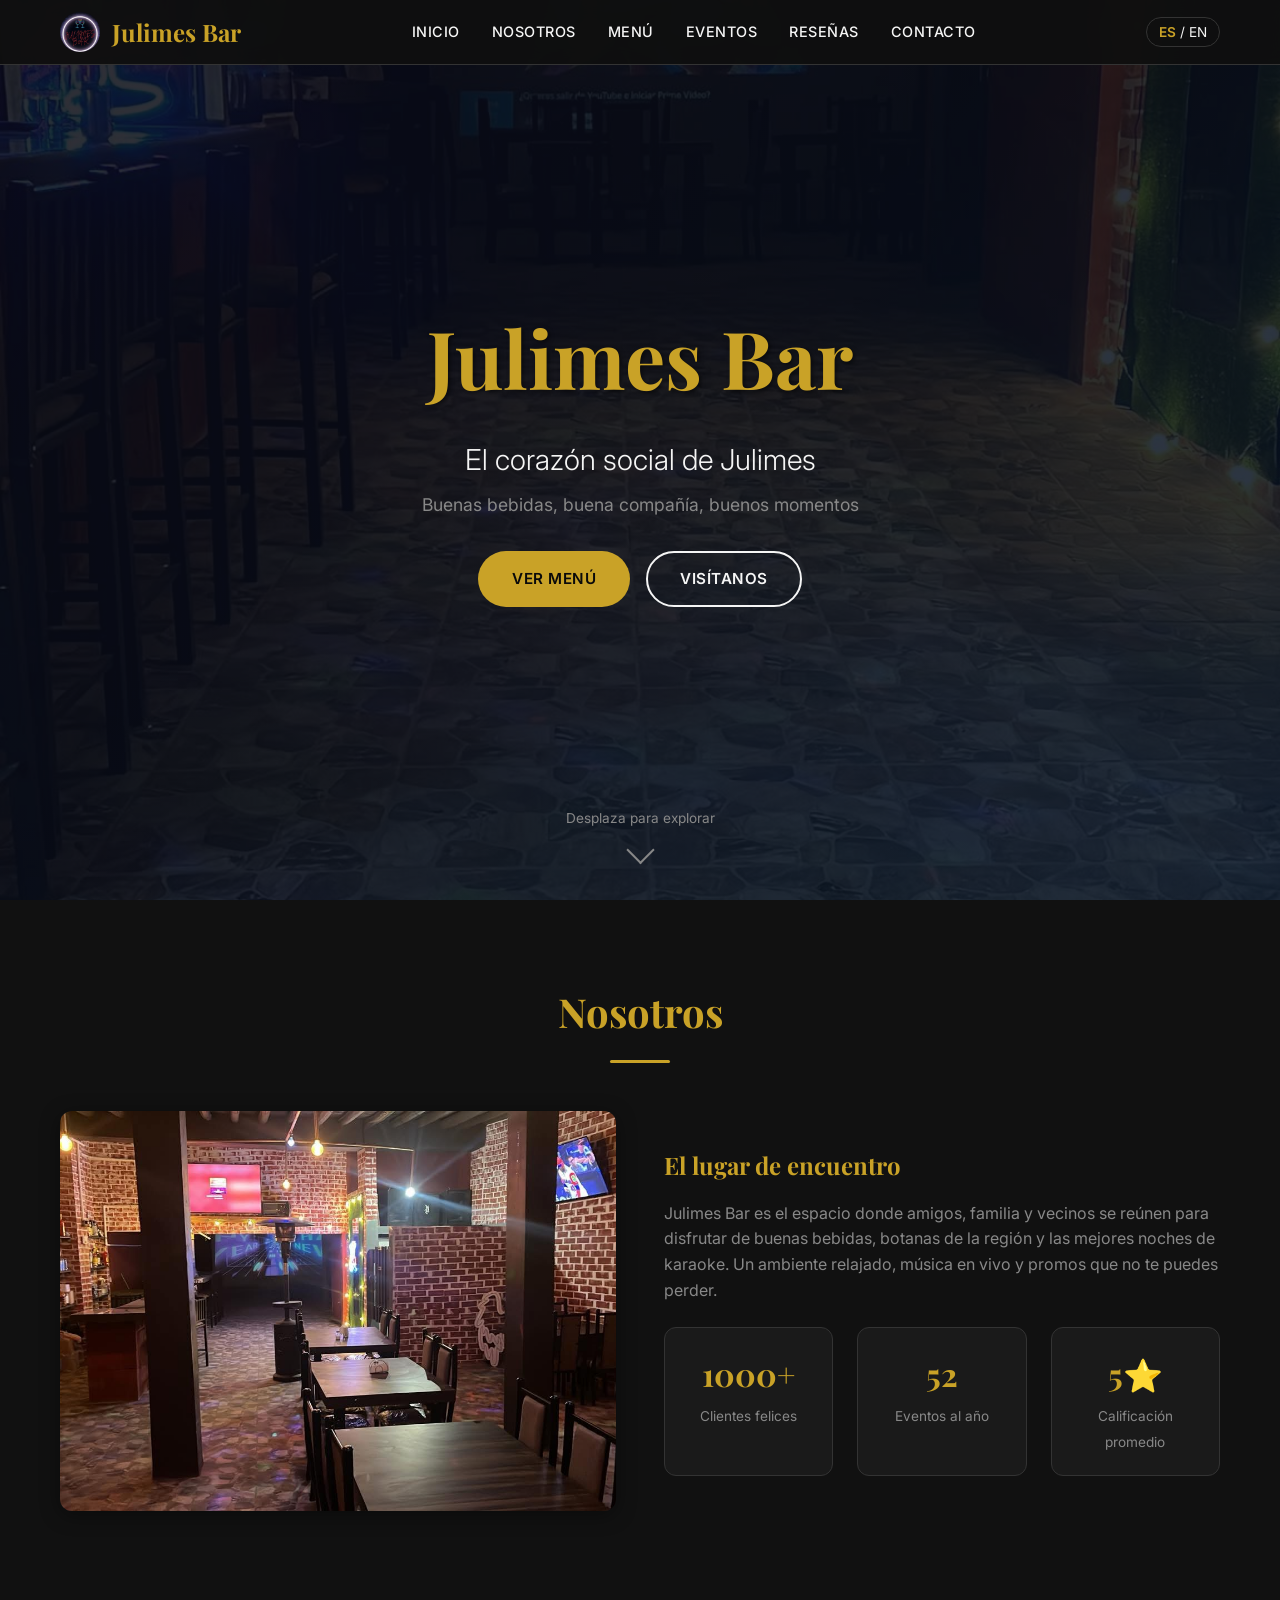
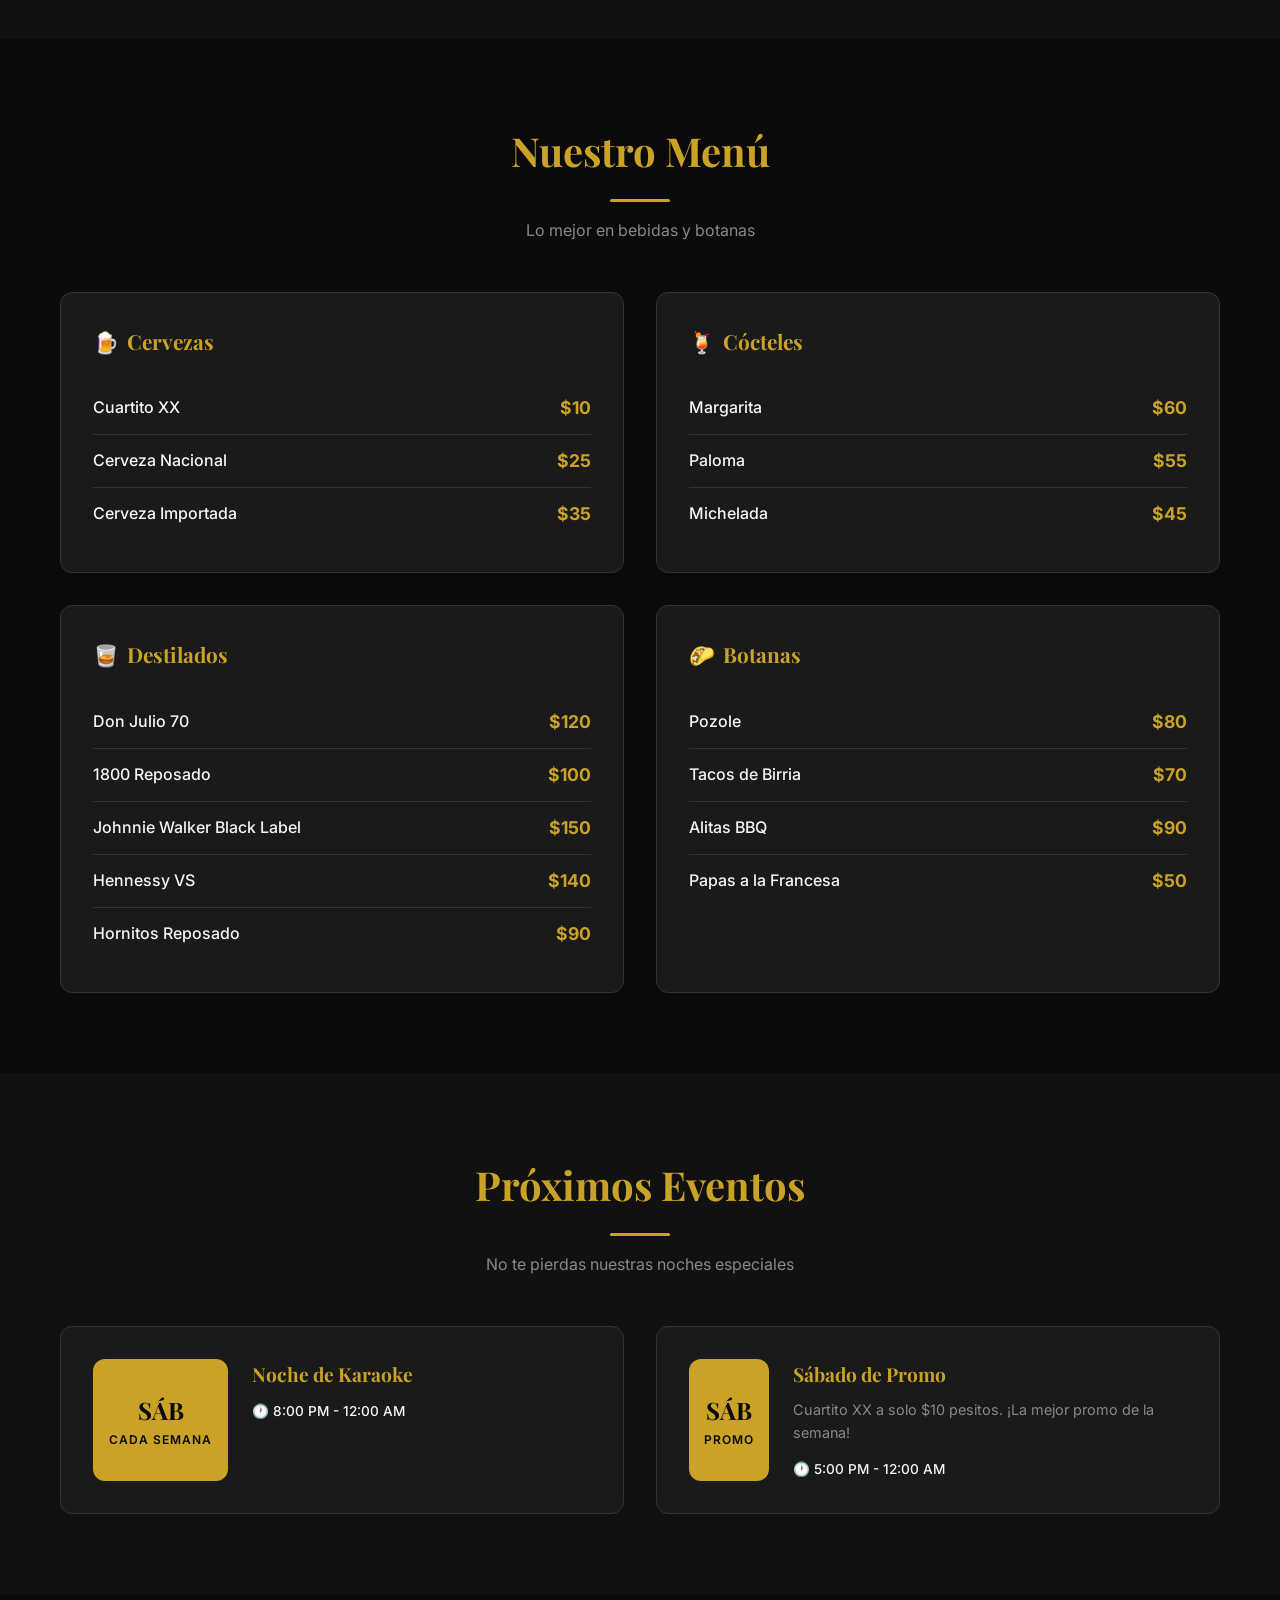
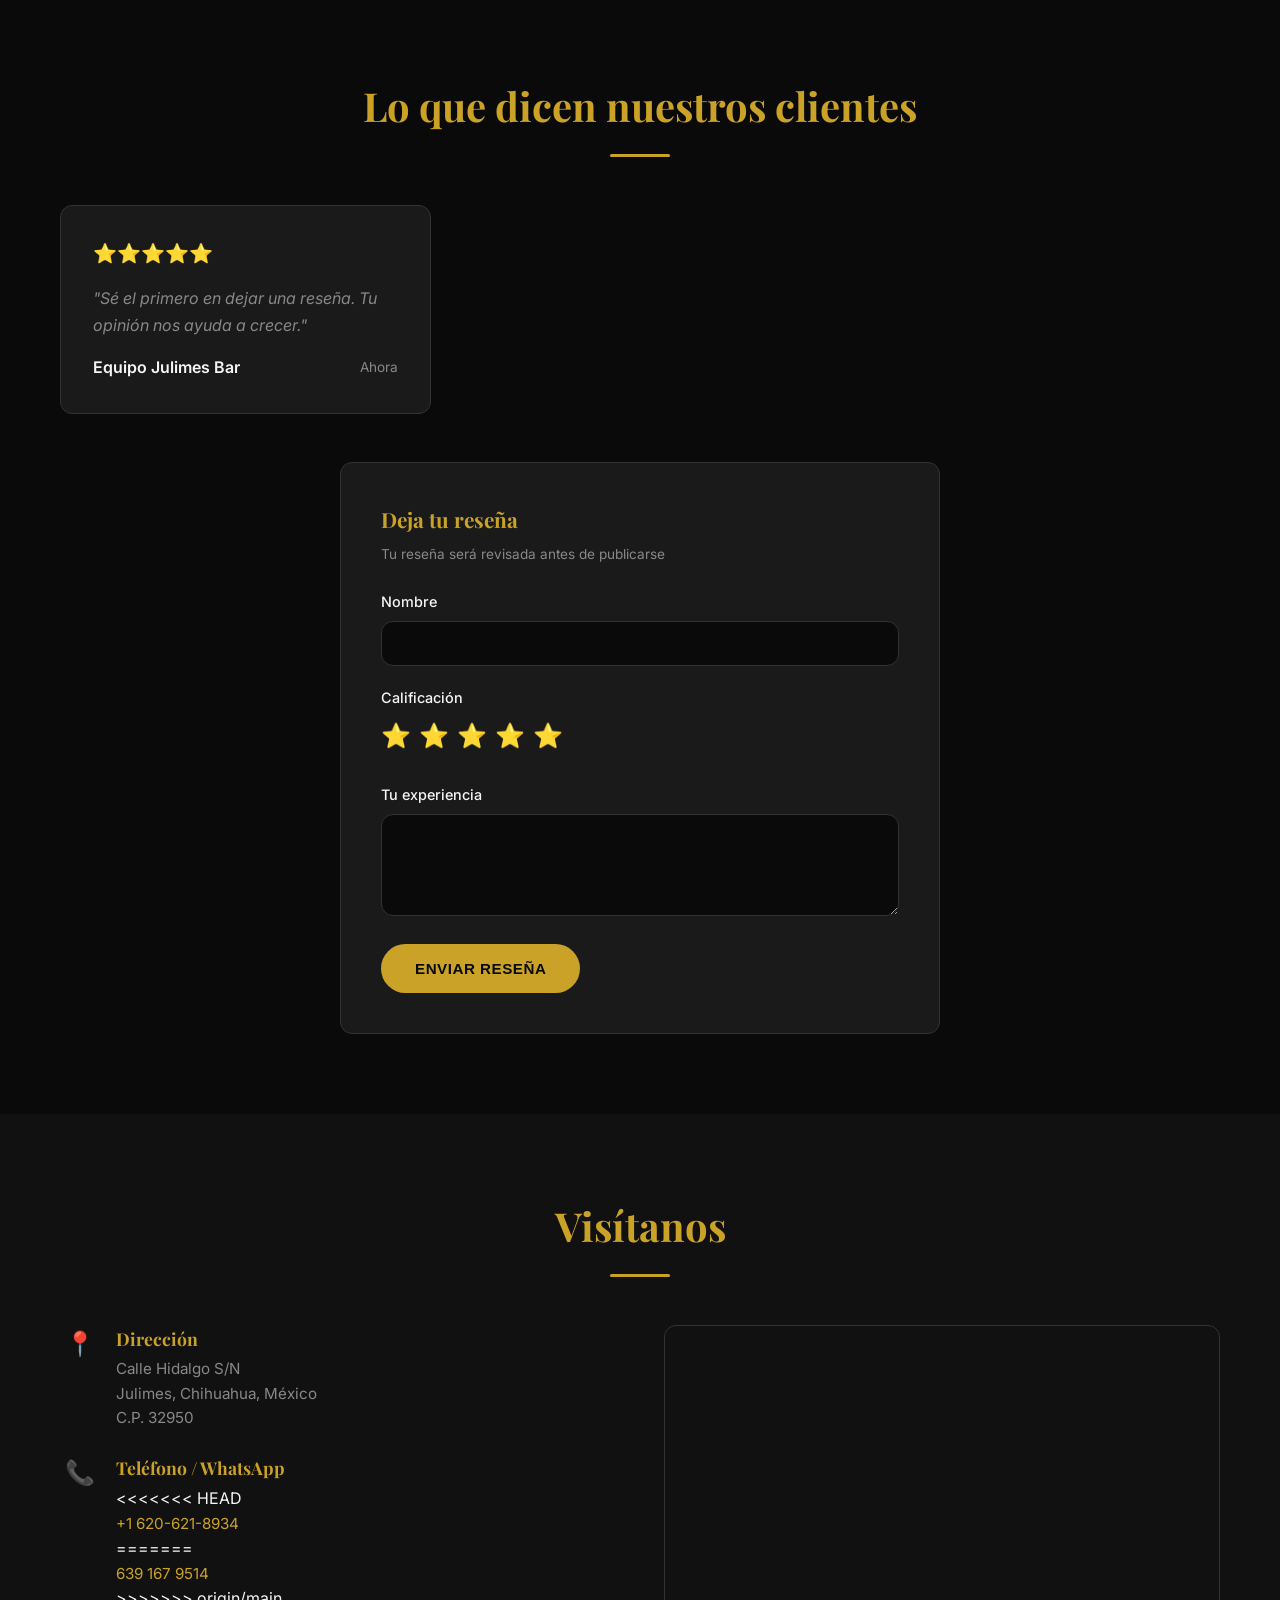
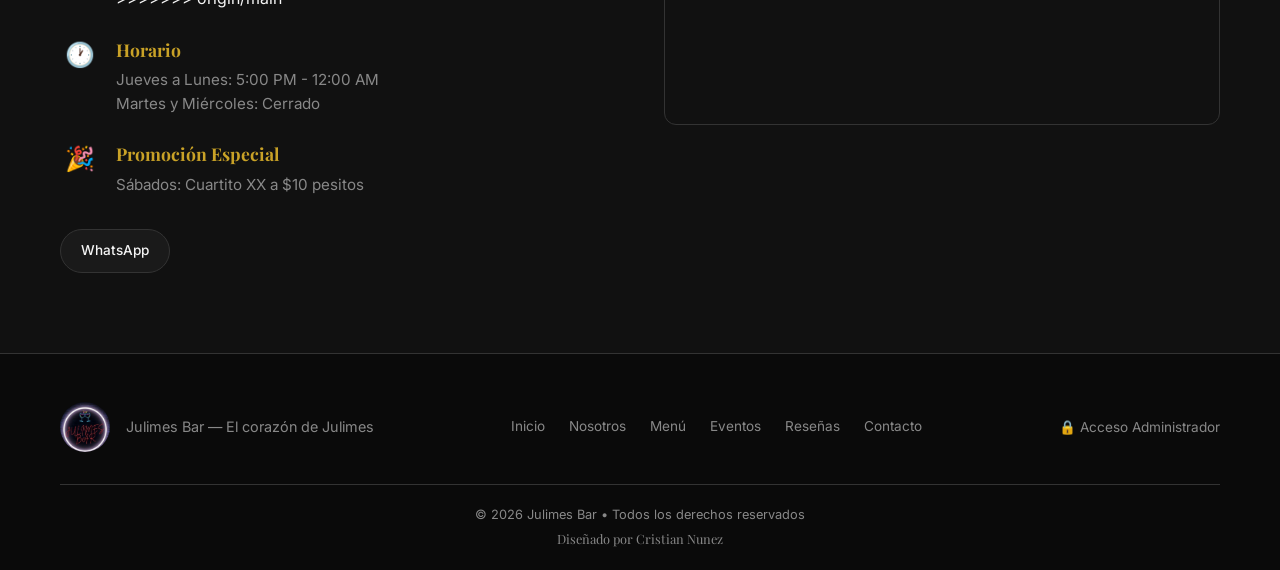
<file: index.html>
<!DOCTYPE html>
<html lang="es">
<head>
    <meta charset="UTF-8">
    <meta name="viewport" content="width=device-width, initial-scale=1.0">
    <meta name="description" content="Julimes Bar - El corazón social de Julimes, Chihuahua. Cervezas frías, cócteles, botanas y las mejores noches de karaoke. Abierto jueves a lunes.">
    <meta name="keywords" content="Julimes Bar, bar Julimes Chihuahua, cerveza Julimes, karaoke Chihuahua, botanas Julimes, bar cerca de mí">
    <meta name="robots" content="index, follow">
    
    <!-- Open Graph / Facebook -->
    <meta property="og:type" content="website">
    <meta property="og:url" content="https://deviousdevv303.github.io/julimes-bar/">
    <meta property="og:title" content="Julimes Bar - El corazón social de Julimes, Chihuahua">
    <meta property="og:description" content="Cervezas frías, cócteles, botanas y las mejores noches de karaoke en Julimes, Chihuahua. ¡Visítanos!">
    <meta property="og:image" content="https://deviousdevv303.github.io/julimes-bar/assets/logo.jpg">
    <meta property="og:locale" content="es_MX">
    
    <!-- Twitter -->
    <meta property="twitter:card" content="summary_large_image">
    <meta property="twitter:url" content="https://deviousdevv303.github.io/julimes-bar/">
    <meta property="twitter:title" content="Julimes Bar - El corazón social de Julimes, Chihuahua">
    <meta property="twitter:description" content="Cervezas frías, cócteles, botanas y las mejores noches de karaoke en Julimes, Chihuahua. ¡Visítanos!">
    <meta property="twitter:image" content="https://deviousdevv303.github.io/julimes-bar/assets/logo.jpg">
    
    <!-- Canonical URL -->
    <link rel="canonical" href="https://deviousdevv303.github.io/julimes-bar/">
    
    <title>Julimes Bar - El Corazón de Julimes, Chihuahua</title>
    <link rel="stylesheet" href="styles.css">
    <link href="https://fonts.googleapis.com/css2?family=Playfair+Display:wght@400;700&family=Inter:wght@300;400;600&display=swap" rel="stylesheet">
</head>
<body>
    <!-- Navigation -->
    <nav class="navbar">
        <div class="container">
            <div class="logo">
                <img src="assets/logo.jpg" alt="Julimes Bar Logo" id="logo-img">
                <span class="logo-text">Julimes Bar</span>
            </div>
            <ul class="nav-links">
                <li><a href="#inicio" data-es="Inicio" data-en="Home">Inicio</a></li>
                <li><a href="#nosotros" data-es="Nosotros" data-en="About">Nosotros</a></li>
                <li><a href="#menu" data-es="Menú" data-en="Menu">Menú</a></li>
                <li><a href="#eventos" data-es="Eventos" data-en="Events">Eventos</a></li>
                <li><a href="#resenas" data-es="Reseñas" data-en="Reviews">Reseñas</a></li>
                <li><a href="#contacto" data-es="Contacto" data-en="Contact">Contacto</a></li>
            </ul>
            <div class="language-toggle">
                <button id="lang-toggle" class="lang-btn" onclick="toggleLanguage()">
                    <span id="current-lang">ES</span> / <span>EN</span>
                </button>
            </div>
            <button class="hamburger" id="hamburger-btn" aria-label="Abrir menú" aria-expanded="false" aria-controls="nav-links">
                <span></span>
                <span></span>
                <span></span>
            </button>
        </div>
    </nav>

    <!-- Hero Section -->
    <section id="inicio" class="hero">
        <div class="hero-overlay"></div>
        <div class="hero-content">
            <h1>Julimes Bar</h1>
            <p class="tagline" data-es="El corazón social de Julimes" data-en="The social heart of Julimes">El corazón social de Julimes</p>
            <p class="subtitle" data-es="Buenas bebidas, buena compañía, buenos momentos" data-en="Good drinks, good company, good times">Buenas bebidas, buena compañía, buenos momentos</p>
            <div class="cta-buttons">
                <a href="#menu" class="btn btn-primary" data-es="Ver Menú" data-en="View Menu">Ver Menú</a>
                <a href="#contacto" class="btn btn-secondary" data-es="Visítanos" data-en="Visit Us">Visítanos</a>
            </div>
        </div>
        <div class="scroll-indicator">
            <span data-es="Desplaza para explorar" data-en="Scroll to explore">Desplaza para explorar</span>
            <div class="arrow"></div>
        </div>
    </section>

    <!-- About Section -->
    <section id="nosotros" class="about">
        <div class="container">
            <div class="section-header">
                <h2 data-es="Nosotros" data-en="About Us">Nosotros</h2>
                <div class="divider"></div>
            </div>
            <div class="about-grid">
                <div class="about-image">
                    <img src="assets/interior.jpg" alt="Interior de Julimes Bar" id="about-img">
                </div>
                <div class="about-content">
                    <h3 data-es="El lugar de encuentro" data-en="The meeting place">El lugar de encuentro</h3>
                    <p data-es="Julimes Bar es el espacio donde amigos, familia y vecinos se reúnen para disfrutar de buenas bebidas, botanas de la región y las mejores noches de karaoke. Un ambiente relajado, música en vivo y promos que no te puedes perder." data-en="Julimes Bar is the space where friends, family, and neighbors gather to enjoy good drinks, regional snacks, and the best karaoke nights. A relaxed atmosphere, live music, and deals you can't miss.">Julimes Bar es el espacio donde amigos, familia y vecinos se reúnen para disfrutar de buenas bebidas, botanas de la región y las mejores noches de karaoke. Un ambiente relajado, música en vivo y promos que no te puedes perder.</p>
                    <div class="about-stats">
                        <div class="stat">
                            <span class="stat-number">1000+</span>
                            <span class="stat-label" data-es="Clientes felices" data-en="Happy customers">Clientes felices</span>
                        </div>
                        <div class="stat">
                            <span class="stat-number">52</span>
                            <span class="stat-label" data-es="Eventos al año" data-en="Events per year">Eventos al año</span>
                        </div>
                        <div class="stat">
                            <span class="stat-number">5⭐</span>
                            <span class="stat-label" data-es="Calificación promedio" data-en="Average rating">Calificación promedio</span>
                        </div>
                    </div>
                </div>
            </div>
        </div>
    </section>

    <!-- Menu Section -->
    <section id="menu" class="menu">
        <div class="container">
            <div class="section-header">
                <h2 data-es="Nuestro Menú" data-en="Our Menu">Nuestro Menú</h2>
                <div class="divider"></div>
                <p class="section-subtitle" data-es="Lo mejor en bebidas y botanas" data-en="The best in drinks and snacks">Lo mejor en bebidas y botanas</p>
            </div>
            <div class="menu-categories" id="menu-categories">
                <div class="menu-category">
                    <h3>🍺 <span data-es="Cervezas" data-en="Beers">Cervezas</span></h3>
                    <ul class="menu-list">
                        <li class="menu-item">
                            <span class="item-name">Cuartito XX</span>
                            <span class="item-price">$10</span>
                        </li>
                        <li class="menu-item">
                            <span class="item-name" data-es="Cerveza Nacional" data-en="Domestic Beer">Cerveza Nacional</span>
                            <span class="item-price">$25</span>
                        </li>
                        <li class="menu-item">
                            <span class="item-name" data-es="Cerveza Importada" data-en="Imported Beer">Cerveza Importada</span>
                            <span class="item-price">$35</span>
                        </li>
                    </ul>
                </div>
                <div class="menu-category">
                    <h3>🍹 <span data-es="Cócteles" data-en="Cocktails">Cócteles</span></h3>
                    <ul class="menu-list">
                        <li class="menu-item">
                            <span class="item-name">Margarita</span>
                            <span class="item-price">$60</span>
                        </li>
                        <li class="menu-item">
                            <span class="item-name">Paloma</span>
                            <span class="item-price">$55</span>
                        </li>
                        <li class="menu-item">
                            <span class="item-name">Michelada</span>
                            <span class="item-price">$45</span>
                        </li>
                    </ul>
                </div>
                <div class="menu-category">
                    <h3>🥃 <span data-es="Destilados" data-en="Spirits">Destilados</span></h3>
                    <ul class="menu-list">
                        <li class="menu-item">
                            <span class="item-name">Don Julio 70</span>
                            <span class="item-price">$120</span>
                        </li>
                        <li class="menu-item">
                            <span class="item-name">1800 Reposado</span>
                            <span class="item-price">$100</span>
                        </li>
                        <li class="menu-item">
                            <span class="item-name">Johnnie Walker Black Label</span>
                            <span class="item-price">$150</span>
                        </li>
                        <li class="menu-item">
                            <span class="item-name">Hennessy VS</span>
                            <span class="item-price">$140</span>
                        </li>
                        <li class="menu-item">
                            <span class="item-name">Hornitos Reposado</span>
                            <span class="item-price">$90</span>
                        </li>
                    </ul>
                </div>
                <div class="menu-category">
                    <h3>🌮 <span data-es="Botanas" data-en="Snacks">Botanas</span></h3>
                    <ul class="menu-list">
                        <li class="menu-item">
                            <span class="item-name">Pozole</span>
                            <span class="item-price">$80</span>
                        </li>
                        <li class="menu-item">
                            <span class="item-name" data-es="Tacos de Birria" data-en="Birria Tacos">Tacos de Birria</span>
                            <span class="item-price">$70</span>
                        </li>
                        <li class="menu-item">
                            <span class="item-name" data-es="Alitas BBQ" data-en="BBQ Wings">Alitas BBQ</span>
                            <span class="item-price">$90</span>
                        </li>
                        <li class="menu-item">
                            <span class="item-name" data-es="Papas a la Francesa" data-en="French Fries">Papas a la Francesa</span>
                            <span class="item-price">$50</span>
                        </li>
                    </ul>
                </div>
            </div>
        </div>
    </section>

    <!-- Events Section -->
    <section id="eventos" class="events">
        <div class="container">
            <div class="section-header">
                <h2 data-es="Próximos Eventos" data-en="Upcoming Events">Próximos Eventos</h2>
                <div class="divider"></div>
                <p class="section-subtitle" data-es="No te pierdas nuestras noches especiales" data-en="Don't miss our special nights">No te pierdas nuestras noches especiales</p>
            </div>
            <div class="events-grid" id="events-grid">
                <div class="event-card">
                    <div class="event-date">
                        <span class="day">SÁB</span>
                        <span class="month" data-es="CADA SEMANA" data-en="EVERY WEEK">CADA SEMANA</span>
                    </div>
                    <div class="event-info">
                        <h3 data-es="Noche de Karaoke" data-en="Karaoke Night">Noche de Karaoke</h3>
                        <p data-es="Ven a cantar tus canciones favoritas con amigos y familia. La mejor música y ambiente." data-en="Come sing your favorite songs with friends and family. The best music and atmosphere.">Ven a cantar tus canciones favoritas con amigos y familia. La mejor música y ambiente.</p>
                        <span class="event-time">🕐 8:00 PM - 12:00 AM</span>
                    </div>
                </div>
                <div class="event-card">
                    <div class="event-date">
                        <span class="day">SÁB</span>
                        <span class="month">PROMO</span>
                    </div>
                    <div class="event-info">
                        <h3 data-es="Sábado de Promo" data-en="Saturday Promo">Sábado de Promo</h3>
                        <p data-es="Cuartito XX a solo $10 pesitos. ¡La mejor promo de la semana!" data-en="Cuartito XX for just $10 pesos. The best deal of the week!">Cuartito XX a solo $10 pesitos. ¡La mejor promo de la semana!</p>
                        <span class="event-time">🕐 5:00 PM - 12:00 AM</span>
                    </div>
                </div>
            </div>
        </div>
    </section>

    <!-- Reviews Section -->
    <section id="resenas" class="reviews">
        <div class="container">
            <div class="section-header">
                <h2 data-es="Lo que dicen nuestros clientes" data-en="What our customers say">Lo que dicen nuestros clientes</h2>
                <div class="divider"></div>
            </div>
            <div class="reviews-grid" id="approved-reviews">
                <div class="review-card">
                    <div class="review-stars">⭐⭐⭐⭐⭐</div>
                    <p class="review-text">"Excelente ambiente y muy buen servicio. Las cervezas bien frías. Volveré pronto."</p>
                    <div class="review-author">
                        <span>María González</span>
                        <span class="review-date">15/05/2024</span>
                    </div>
                </div>
            </div>
            <div class="review-form">
                <h3 data-es="Deja tu reseña" data-en="Leave a review">Deja tu reseña</h3>
                <p class="form-note" data-es="Tu reseña será revisada antes de publicarse" data-en="Your review will be checked before publishing">Tu reseña será revisada antes de publicarse</p>
                <form id="review-form">
                    <div class="form-group">
                        <label for="reviewer-name" data-es="Nombre" data-en="Name">Nombre</label>
                        <input type="text" id="reviewer-name" required>
                    </div>
                    <div class="form-group">
                        <label for="reviewer-rating" data-es="Calificación" data-en="Rating">Calificación</label>
                        <div class="star-rating">
                            <input type="radio" name="rating" value="5" id="star5"><label for="star5">⭐</label>
                            <input type="radio" name="rating" value="4" id="star4"><label for="star4">⭐</label>
                            <input type="radio" name="rating" value="3" id="star3"><label for="star3">⭐</label>
                            <input type="radio" name="rating" value="2" id="star2"><label for="star2">⭐</label>
                            <input type="radio" name="rating" value="1" id="star1"><label for="star1">⭐</label>
                        </div>
                    </div>
                    <div class="form-group">
                        <label for="review-text" data-es="Tu experiencia" data-en="Your experience">Tu experiencia</label>
                        <textarea id="review-text" rows="4" required></textarea>
                    </div>
                    <button type="submit" class="btn btn-primary" data-es="Enviar Reseña" data-en="Submit Review">Enviar Reseña</button>
                </form>
            </div>
        </div>
    </section>

    <!-- Contact Section -->
    <section id="contacto" class="contact">
        <div class="container">
            <div class="section-header">
                <h2 data-es="Visítanos" data-en="Visit Us">Visítanos</h2>
                <div class="divider"></div>
            </div>
            <div class="contact-grid">
                <div class="contact-info">
                    <div class="contact-item">
                        <span class="contact-icon">📍</span>
                        <div>
                            <h4 data-es="Dirección" data-en="Address">Dirección</h4>
                            <p>Calle Hidalgo S/N<br>Julimes, Chihuahua, México<br>C.P. 32950</p>
                        </div>
                    </div>
                    <div class="contact-item">
                        <span class="contact-icon">📞</span>
                        <div>
                            <h4 data-es="Teléfono / WhatsApp" data-en="Phone / WhatsApp">Teléfono / WhatsApp</h4>
<<<<<<< HEAD
                            <p><a href="tel:+16206218934">+1 620-621-8934</a></p>
=======
                            <p><a href="tel:+526391679514" id="contact-phone-link"><span id="contact-phone-text">639 167 9514</span></a></p>
>>>>>>> origin/main
                        </div>
                    </div>
                    <div class="contact-item">
                        <span class="contact-icon">🕐</span>
                        <div>
                            <h4 data-es="Horario" data-en="Hours">Horario</h4>
                            <p id="contact-hours" data-es="Jueves a Lunes: 5:00 PM - 12:00 AM<br>Martes y Miércoles: Cerrado" data-en="Thursday to Monday: 5:00 PM - 12:00 AM<br>Tuesday & Wednesday: Closed">Jueves a Lunes: 5:00 PM - 12:00 AM<br>Martes y Miércoles: Cerrado</p>
                        </div>
                    </div>
                    <div class="contact-item">
                        <span class="contact-icon">🎉</span>
                        <div>
                            <h4 data-es="Promoción Especial" data-en="Special Promotion">Promoción Especial</h4>
                            <p data-es="Sábados: Cuartito XX a $10 pesitos" data-en="Saturdays: Cuartito XX for $10 pesos">Sábados: Cuartito XX a $10 pesitos</p>
                        </div>
                    </div>
                    <div class="social-links">
                        <a href="https://wa.me/526391679514" class="social-btn" target="_blank" rel="noopener" id="whatsapp-link">WhatsApp</a>
                        <a class="social-btn" target="_blank" rel="noopener" id="facebook-link" style="display: none;">Facebook</a>
                    </div>
                </div>
                <div class="map-container">
                    <iframe 
                        src="https://maps.google.com/maps?q=Julimes,+Chihuahua,+Mexico&output=embed"
                        width="100%" 
                        height="400" 
                        style="border:0;" 
                        allowfullscreen="" 
                        loading="lazy">
                    </iframe>
                </div>
            </div>
        </div>
    </section>

    <!-- Footer -->
    <footer class="footer">
        <div class="container">
            <div class="footer-content">
                <div class="footer-brand">
                    <img src="assets/logo.jpg" alt="Julimes Bar" class="footer-logo">
                    <p data-es="Julimes Bar — El corazón de Julimes" data-en="Julimes Bar — The heart of Julimes">Julimes Bar — El corazón de Julimes</p>
                </div>
                <div class="footer-links">
                    <a href="#inicio" data-es="Inicio" data-en="Home">Inicio</a>
                    <a href="#nosotros" data-es="Nosotros" data-en="About">Nosotros</a>
                    <a href="#menu" data-es="Menú" data-en="Menu">Menú</a>
                    <a href="#eventos" data-es="Eventos" data-en="Events">Eventos</a>
                    <a href="#resenas" data-es="Reseñas" data-en="Reviews">Reseñas</a>
                    <a href="#contacto" data-es="Contacto" data-en="Contact">Contacto</a>
                </div>
                <div class="footer-admin">
                    <a href="admin.html" class="admin-link">🔒 <span data-es="Acceso Administrador" data-en="Admin Access">Acceso Administrador</span></a>
                </div>
            </div>
            <div class="footer-bottom">
                <p>© <span id="footer-year"></span> Julimes Bar • Todos los derechos reservados</p>
                <p class="designer-credit">Diseñado por Cristian Nunez</p>
            </div>
        </div>
    </footer>

    <script src="script.js"></script>
    <script>document.getElementById('footer-year').textContent = new Date().getFullYear();</script>
</body>
</html>
</file>
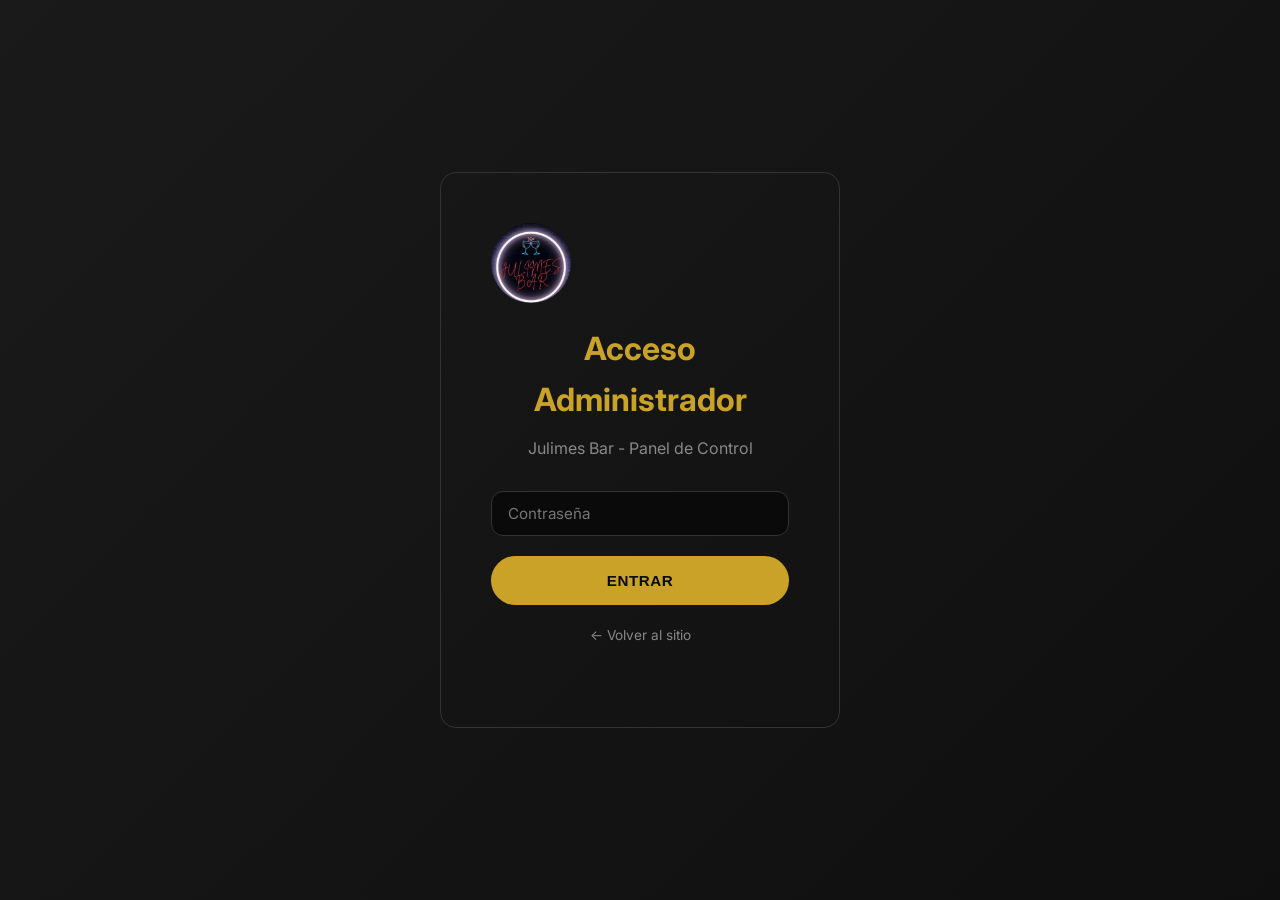
<file: admin.html>
<!DOCTYPE html>
<html lang="es">
<head>
    <meta charset="UTF-8">
    <meta name="viewport" content="width=device-width, initial-scale=1.0">
    <title>Admin - Julimes Bar</title>
    <link rel="stylesheet" href="styles.css">
    <link rel="stylesheet" href="admin.css">
    <link href="https://fonts.googleapis.com/css2?family=Playfair+Display:wght@400;700&family=Inter:wght@300;400;600&display=swap" rel="stylesheet">
</head>
<body>
    <!-- Login Screen -->
    <div id="login-screen" class="admin-login">
        <div class="login-box">
            <img src="assets/logo.jpg" alt="Julimes Bar" class="login-logo">
            <h1>Acceso Administrador</h1>
            <p>Julimes Bar - Panel de Control</p>
            <form id="login-form">
                <div class="form-group">
                    <input type="password" id="admin-password" placeholder="Contraseña" required>
                </div>
                <button type="submit" class="btn btn-primary" style="width: 100%;">Entrar</button>
            </form>
            <p style="margin-top: 20px; font-size: 0.85rem;">
                <a href="index.html" style="color: var(--color-text-muted);">← Volver al sitio</a>
            </p>
        </div>
    </div>

    <!-- Dashboard -->
    <div id="dashboard" class="admin-dashboard" style="display: none;">
        <header class="admin-header">
            <div class="container">
                <h1 class="admin-title">Julimes Bar - Admin</h1>
                <nav class="admin-nav">
                    <button class="active" data-tab="reviews">Reseñas</button>
                    <button data-tab="events">Eventos</button>
                    <button data-tab="menu">Menú</button>
                    <button data-tab="settings">Configuración</button>
                    <button class="logout-btn" onclick="adminLogout()">Salir</button>
                </nav>
            </div>
        </header>

        <main class="container" style="padding-top: 40px;">
            <!-- Stats -->
            <div class="stats-grid">
                <div class="stat-card">
                    <div class="number" id="stat-pending">0</div>
                    <div class="label">Pendientes</div>
                </div>
                <div class="stat-card">
                    <div class="number" id="stat-approved">0</div>
                    <div class="label">Aprobadas</div>
                </div>
                <div class="stat-card">
                    <div class="number" id="stat-total">0</div>
                    <div class="label">Total Reseñas</div>
                </div>
                <div class="stat-card">
                    <div class="number" id="stat-events">0</div>
                    <div class="label">Eventos</div>
                </div>
            </div>

            <!-- Reviews Tab -->
            <div id="tab-reviews" class="tab-content active">
                <h2 style="margin-bottom: 20px; color: var(--color-primary);">Reseñas Pendientes</h2>
                <div class="data-table">
                    <table>
                        <thead>
                            <tr>
                                <th>Cliente</th>
                                <th>Calificación</th>
                                <th>Comentario</th>
                                <th>Fecha</th>
                                <th>Acciones</th>
                            </tr>
                        </thead>
                        <tbody id="pending-reviews-table">
                            <!-- Dynamic content -->
                        </tbody>
                    </table>
                </div>

                <h2 style="margin: 40px 0 20px; color: var(--color-primary);">Reseñas Aprobadas</h2>
                <div class="data-table">
                    <table>
                        <thead>
                            <tr>
                                <th>Cliente</th>
                                <th>Calificación</th>
                                <th>Comentario</th>
                                <th>Fecha</th>
                                <th>Acciones</th>
                            </tr>
                        </thead>
                        <tbody id="approved-reviews-table">
                            <!-- Dynamic content -->
                        </tbody>
                    </table>
                </div>
            </div>

            <!-- Events Tab -->
            <div id="tab-events" class="tab-content">
                <h2 style="margin-bottom: 20px; color: var(--color-primary);">Gestionar Eventos</h2>
                <div class="admin-form">
                    <h3>Agregar Evento</h3>
                    <form id="event-form">
                        <div class="form-row">
                            <div class="form-group">
                                <label>Nombre del Evento</label>
                                <input type="text" id="event-name" required>
                            </div>
                            <div class="form-group">
                                <label>Fecha</label>
                                <input type="date" id="event-date" required>
                            </div>
                        </div>
                        <div class="form-group">
                            <label>Descripción</label>
                            <textarea id="event-desc" rows="3" required></textarea>
                        </div>
                        <div class="form-row">
                            <div class="form-group">
                                <label>Hora</label>
                                <input type="time" id="event-time" required>
                            </div>
                            <div class="form-group">
                                <label>Tipo</label>
                                <select id="event-type">
                                    <option value="music">Música en Vivo</option>
                                    <option value="special">Evento Especial</option>
                                    <option value="promo">Promoción</option>
                                    <option value="other">Otro</option>
                                </select>
                            </div>
                        </div>
                        <button type="submit" class="btn btn-primary">Agregar Evento</button>
                    </form>
                </div>

                <h3 style="margin-top: 40px; margin-bottom: 20px;">Eventos Programados</h3>
                <div class="data-table">
                    <table>
                        <thead>
                            <tr>
                                <th>Evento</th>
                                <th>Fecha</th>
                                <th>Hora</th>
                                <th>Tipo</th>
                                <th>Acciones</th>
                            </tr>
                        </thead>
                        <tbody id="events-table">
                            <!-- Dynamic content -->
                        </tbody>
                    </table>
                </div>
            </div>

            <!-- Menu Tab -->
            <div id="tab-menu" class="tab-content">
                <h2 style="margin-bottom: 20px; color: var(--color-primary);">Editar Menú</h2>
                <div class="admin-form">
                    <h3>Agregar Producto</h3>
                    <form id="menu-form">
                        <div class="form-row">
                            <div class="form-group">
                                <label>Nombre</label>
                                <input type="text" id="item-name" required>
                            </div>
                            <div class="form-group">
                                <label>Precio</label>
                                <input type="number" id="item-price" step="0.01" required>
                            </div>
                        </div>
                        <div class="form-group">
                            <label>Categoría</label>
                            <select id="item-category">
                                <option value="cervezas">Cervezas</option>
                                <option value="cocteles">Cócteles</option>
                                <option value="destilados">Destilados</option>
                                <option value="botanas">Botanas</option>
                            </select>
                        </div>
                        <div class="form-group">
                            <label>Descripción (opcional)</label>
                            <textarea id="item-desc" rows="2"></textarea>
                        </div>
                        <button type="submit" class="btn btn-primary">Agregar al Menú</button>
                    </form>
                </div>

                <h3 style="margin-top: 40px; margin-bottom: 20px;">Productos Personalizados</h3>
                <div class="data-table">
                    <table>
                        <thead>
                            <tr>
                                <th>Producto</th>
                                <th>Categoría</th>
                                <th>Precio</th>
                                <th>Descripción</th>
                                <th>Acciones</th>
                            </tr>
                        </thead>
                        <tbody id="menu-table">
                            <!-- Dynamic content -->
                        </tbody>
                    </table>
                </div>
            </div>

            <!-- Settings Tab -->
            <div id="tab-settings" class="tab-content">
                <h2 style="margin-bottom: 20px; color: var(--color-primary);">Configuración</h2>
                <div class="admin-form">
                    <h3>Información del Negocio</h3>
                    <form id="settings-form">
                        <div class="form-group">
                            <label>Teléfono</label>
                            <input type="tel" id="setting-phone" placeholder="+52 123 456 7890">
                        </div>
                        <div class="form-group">
                            <label>WhatsApp</label>
                            <input type="tel" id="setting-whatsapp" placeholder="+52 123 456 7890">
                        </div>
                        <div class="form-group">
                            <label>Horario</label>
                            <textarea id="setting-hours" rows="3" placeholder="Jueves a Lunes: 5:00 PM - 12:00 AM&#10;Martes y Miércoles: Cerrado"></textarea>
                        </div>
                        <div class="form-group">
                            <label>Facebook URL</label>
                            <input type="url" id="setting-facebook" placeholder="https://facebook.com/...">
                        </div>
                        <button type="submit" class="btn btn-primary">Guardar Cambios</button>
                    </form>
                </div>
            </div>
        </main>
    </div>

    <script src="admin.js"></script>
</body>
</html>
</file>
<file: styles.css>
/* ─── CSS Variables ─────────────────────────────────────────── */
:root {
  --color-bg: #0a0a0a;
  --color-bg-alt: #111111;
  --color-surface: #1a1a1a;
  --color-primary: #c9a227;
  --color-primary-dark: #a88420;
  --color-text: #f5f5f5;
  --color-text-muted: #888888;
  --color-border: #333333;
  --color-white: #ffffff;
  --font-display: 'Playfair Display', Georgia, serif;
  --font-body: 'Inter', -apple-system, BlinkMacSystemFont, sans-serif;
  --transition: all 0.3s ease;
  --shadow: 0 4px 20px rgba(0, 0, 0, 0.4);
  --radius: 12px;
}

/* ─── Reset & Base ────────────────────────────────────────── */
*, *::before, *::after {
  margin: 0;
  padding: 0;
  box-sizing: border-box;
}

html {
  scroll-behavior: smooth;
  font-size: 16px;
}

body {
  font-family: var(--font-body);
  background: var(--color-bg);
  color: var(--color-text);
  line-height: 1.6;
  overflow-x: hidden;
  min-height: 100vh;
  width: 100%;
}

img {
  max-width: 100%;
  height: auto;
  display: block;
}

a {
  color: var(--color-primary);
  text-decoration: none;
  transition: var(--transition);
}

a:hover {
  color: var(--color-primary-dark);
}

/* ─── Container ───────────────────────────────────────────── */
.container {
  width: 100%;
  max-width: 1200px;
  margin: 0 auto;
  padding: 0 20px;
}

@media (max-width: 768px) {
  .container {
    padding: 0 16px;
  }
}

/* ─── Navigation ──────────────────────────────────────────── */
.navbar {
  position: fixed;
  top: 0;
  left: 0;
  right: 0;
  z-index: 1000;
  background: rgba(15, 15, 15, 0.95);
  backdrop-filter: blur(10px);
  border-bottom: 1px solid var(--color-border);
  padding: 12px 0;
}

.navbar .container {
  display: flex;
  align-items: center;
  justify-content: space-between;
}

.logo {
  display: flex;
  align-items: center;
  gap: 12px;
}

.logo img {
  width: 40px;
  height: 40px;
  border-radius: 50%;
  object-fit: cover;
}

.logo-text {
  font-family: var(--font-display);
  font-size: 1.5rem;
  font-weight: 700;
  color: var(--color-primary);
}

.nav-links {
  display: flex;
  list-style: none;
  gap: 32px;
}

.nav-links a {
  color: var(--color-text);
  font-size: 0.9rem;
  font-weight: 500;
  text-transform: uppercase;
  letter-spacing: 0.5px;
  position: relative;
}

.nav-links a::after {
  content: '';
  position: absolute;
  bottom: -4px;
  left: 0;
  width: 0;
  height: 2px;
  background: var(--color-primary);
  transition: var(--transition);
}

.nav-links a:hover::after {
  width: 100%;
}

.hamburger {
  display: none;
  flex-direction: column;
  gap: 5px;
  background: none;
  border: none;
  cursor: pointer;
  padding: 5px;
}

.hamburger span {
  display: block;
  width: 25px;
  height: 2px;
  background: var(--color-text);
  transition: var(--transition);
}

@media (max-width: 768px) {
  .nav-links {
    position: fixed;
    top: 60px;
    left: 0;
    right: 0;
    background: var(--color-bg);
    flex-direction: column;
    padding: 20px;
    gap: 16px;
    transform: translateY(-100%);
    opacity: 0;
    visibility: hidden;
    transition: var(--transition);
  }

  .nav-links.active {
    transform: translateY(0);
    opacity: 1;
    visibility: visible;
  }

  .hamburger {
    display: flex;
  }

  .hamburger.active span:nth-child(1) {
    transform: rotate(45deg) translate(5px, 5px);
  }

  .hamburger.active span:nth-child(2) {
    opacity: 0;
  }

  .hamburger.active span:nth-child(3) {
    transform: rotate(-45deg) translate(5px, -5px);
  }
}

/* ─── Hero Section ──────────────────────────────────────────── */
.hero {
  position: relative;
  min-height: 100vh;
  display: flex;
  align-items: center;
  justify-content: center;
  text-align: center;
  background: linear-gradient(135deg, #1a1a2e 0%, #16213e 50%, #0f3460 100%);
  overflow: hidden;
}

.hero::before {
  content: '';
  position: absolute;
  top: 0;
  left: 0;
  right: 0;
  bottom: 0;
  background: url('assets/bar-area.jpg') center/cover;
  opacity: 0.3;
}

.hero-overlay {
  position: absolute;
  top: 0;
  left: 0;
  right: 0;
  bottom: 0;
  background: rgba(0, 0, 0, 0.5);
}

.hero-content {
  position: relative;
  z-index: 2;
  max-width: 800px;
  padding: 0 20px;
}

.hero h1 {
  font-family: var(--font-display);
  font-size: clamp(2.5rem, 8vw, 5rem);
  font-weight: 700;
  color: var(--color-primary);
  margin-bottom: 16px;
  text-shadow: 2px 2px 4px rgba(0, 0, 0, 0.5);
}

.tagline {
  font-size: clamp(1.2rem, 3vw, 1.8rem);
  color: var(--color-text);
  margin-bottom: 8px;
  font-weight: 300;
}

.subtitle {
  font-size: clamp(0.9rem, 2vw, 1.1rem);
  color: var(--color-text-muted);
  margin-bottom: 32px;
}

.cta-buttons {
  display: flex;
  gap: 16px;
  justify-content: center;
  flex-wrap: wrap;
}

/* ─── Buttons ─────────────────────────────────────────────── */
.btn {
  display: inline-flex;
  align-items: center;
  justify-content: center;
  padding: 14px 32px;
  border-radius: 50px;
  font-size: 0.95rem;
  font-weight: 600;
  text-transform: uppercase;
  letter-spacing: 0.5px;
  cursor: pointer;
  transition: var(--transition);
  border: 2px solid transparent;
}

.btn-primary {
  background: var(--color-primary);
  color: var(--color-bg);
}

.btn-primary:hover {
  background: var(--color-primary-dark);
  transform: translateY(-2px);
  box-shadow: 0 8px 25px rgba(201, 162, 39, 0.3);
}

.btn-secondary {
  background: transparent;
  color: var(--color-text);
  border-color: var(--color-text);
}

.btn-secondary:hover {
  background: var(--color-text);
  color: var(--color-bg);
}

/* ─── Scroll Indicator ────────────────────────────────────── */
.scroll-indicator {
  position: absolute;
  bottom: 40px;
  left: 50%;
  transform: translateX(-50%);
  z-index: 2;
  text-align: center;
  color: var(--color-text-muted);
  font-size: 0.85rem;
}

.scroll-indicator .arrow {
  width: 20px;
  height: 20px;
  border-right: 2px solid var(--color-text-muted);
  border-bottom: 2px solid var(--color-text-muted);
  transform: rotate(45deg);
  margin: 10px auto 0;
  animation: bounce 2s infinite;
}

@keyframes bounce {
  0%, 20%, 50%, 80%, 100% {
    transform: rotate(45deg) translateY(0);
  }
  40% {
    transform: rotate(45deg) translateY(-10px);
  }
  60% {
    transform: rotate(45deg) translateY(-5px);
  }
}

/* ─── Section Headers ─────────────────────────────────────── */
.section-header {
  text-align: center;
  margin-bottom: 48px;
}

.section-header h2 {
  font-family: var(--font-display);
  font-size: clamp(1.8rem, 4vw, 2.5rem);
  color: var(--color-primary);
  margin-bottom: 16px;
}

.divider {
  width: 60px;
  height: 3px;
  background: var(--color-primary);
  margin: 0 auto 16px;
  border-radius: 2px;
}

.section-subtitle {
  color: var(--color-text-muted);
  font-size: 1rem;
  max-width: 600px;
  margin: 0 auto;
}

/* ─── About Section ───────────────────────────────────────── */
.about {
  padding: 80px 0;
  background: var(--color-bg-alt);
}

.about-grid {
  display: grid;
  grid-template-columns: 1fr 1fr;
  gap: 48px;
  align-items: center;
  margin-bottom: 48px;
}

.about-image {
  position: relative;
  border-radius: var(--radius);
  overflow: hidden;
  box-shadow: var(--shadow);
}

.about-image img {
  width: 100%;
  height: 400px;
  object-fit: cover;
}

.image-caption {
  position: absolute;
  bottom: 0;
  left: 0;
  right: 0;
  background: linear-gradient(transparent, rgba(0, 0, 0, 0.8));
  padding: 20px;
  color: var(--color-text);
  font-size: 0.9rem;
}

.about-content h3 {
  font-family: var(--font-display);
  font-size: 1.5rem;
  color: var(--color-primary);
  margin-bottom: 16px;
}

.about-content p {
  margin-bottom: 16px;
  color: var(--color-text-muted);
}

.about-content strong {
  color: var(--color-text);
}

.about-stats {
  display: grid;
  grid-template-columns: repeat(3, 1fr);
  gap: 24px;
  margin-top: 24px;
}

.stat {
  text-align: center;
  padding: 20px;
  background: var(--color-surface);
  border-radius: var(--radius);
  border: 1px solid var(--color-border);
}

.stat-number {
  display: block;
  font-family: var(--font-display);
  font-size: 2rem;
  font-weight: 700;
  color: var(--color-primary);
  margin-bottom: 4px;
}

.stat-label {
  font-size: 0.85rem;
  color: var(--color-text-muted);
}

.about-julimes {
  background: var(--color-surface);
  padding: 40px;
  border-radius: var(--radius);
  border: 1px solid var(--color-border);
}

.about-julimes h3 {
  font-family: var(--font-display);
  font-size: 1.3rem;
  color: var(--color-primary);
  margin-bottom: 16px;
}

.about-julimes p {
  margin-bottom: 24px;
  color: var(--color-text-muted);
}

.attractions {
  display: grid;
  grid-template-columns: repeat(2, 1fr);
  gap: 16px;
}

.attraction {
  display: flex;
  align-items: center;
  gap: 12px;
  padding: 16px;
  background: var(--color-bg);
  border-radius: var(--radius);
  border: 1px solid var(--color-border);
}

.attraction-icon {
  font-size: 1.5rem;
}

@media (max-width: 768px) {
  .about-grid {
    grid-template-columns: 1fr;
    gap: 32px;
  }

  .about-stats {
    grid-template-columns: repeat(3, 1fr);
    gap: 12px;
  }

  .stat {
    padding: 12px;
  }

  .stat-number {
    font-size: 1.5rem;
  }

  .attractions {
    grid-template-columns: 1fr;
  }

  .about-julimes {
    padding: 24px;
  }
}

/* ─── Menu Section ────────────────────────────────────────── */
.menu {
  padding: 80px 0;
  background: var(--color-bg);
}

.menu-categories {
  display: grid;
  grid-template-columns: repeat(2, 1fr);
  gap: 32px;
}

.menu-category {
  background: var(--color-surface);
  padding: 32px;
  border-radius: var(--radius);
  border: 1px solid var(--color-border);
}

.menu-category h3 {
  font-family: var(--font-display);
  font-size: 1.3rem;
  color: var(--color-primary);
  margin-bottom: 24px;
  display: flex;
  align-items: center;
  gap: 8px;
}

.menu-list {
  list-style: none;
}

.menu-item {
  display: flex;
  justify-content: space-between;
  align-items: center;
  padding: 12px 0;
  border-bottom: 1px solid var(--color-border);
}

.menu-item:last-child {
  border-bottom: none;
}

.item-name {
  color: var(--color-text);
  font-weight: 500;
  display: flex;
  flex-direction: column;
  gap: 4px;
}

.item-name small {
  color: var(--color-text-muted);
  font-size: 0.85rem;
  font-weight: 400;
  line-height: 1.4;
}

.item-price {
  color: var(--color-primary);
  font-weight: 700;
  font-size: 1.1rem;
}

@media (max-width: 768px) {
  .menu-categories {
    grid-template-columns: 1fr;
    gap: 24px;
  }

  .menu-category {
    padding: 24px;
  }
}

/* ─── Events Section ──────────────────────────────────────── */
.events {
  padding: 80px 0;
  background: var(--color-bg-alt);
}

.events-grid {
  display: grid;
  grid-template-columns: repeat(2, 1fr);
  gap: 32px;
}

.event-card {
  display: flex;
  gap: 24px;
  background: var(--color-surface);
  padding: 32px;
  border-radius: var(--radius);
  border: 1px solid var(--color-border);
  transition: var(--transition);
}

.event-card:hover {
  transform: translateY(-4px);
  box-shadow: var(--shadow);
  border-color: var(--color-primary);
}

.event-date {
  display: flex;
  flex-direction: column;
  align-items: center;
  justify-content: center;
  min-width: 80px;
  padding: 16px;
  background: var(--color-primary);
  border-radius: var(--radius);
  color: var(--color-bg);
  text-align: center;
}

.event-date .day {
  font-family: var(--font-display);
  font-size: 1.5rem;
  font-weight: 700;
}

.event-date .month {
  font-size: 0.75rem;
  text-transform: uppercase;
  letter-spacing: 1px;
  font-weight: 600;
}

.event-info h3 {
  font-family: var(--font-display);
  font-size: 1.2rem;
  color: var(--color-primary);
  margin-bottom: 8px;
}

.event-info p {
  color: var(--color-text-muted);
  margin-bottom: 12px;
  font-size: 0.9rem;
}

.event-time {
  color: var(--color-text);
  font-size: 0.85rem;
  font-weight: 500;
}

@media (max-width: 768px) {
  .events-grid {
    grid-template-columns: 1fr;
  }

  .event-card {
    flex-direction: column;
    gap: 16px;
  }

  .event-date {
    flex-direction: row;
    gap: 8px;
    min-width: auto;
    justify-content: flex-start;
  }
}

/* ─── Reviews Section ─────────────────────────────────────── */
.reviews {
  padding: 80px 0;
  background: var(--color-bg);
}

.reviews-grid {
  display: grid;
  grid-template-columns: repeat(3, 1fr);
  gap: 24px;
  margin-bottom: 48px;
}

.review-card {
  background: var(--color-surface);
  padding: 32px;
  border-radius: var(--radius);
  border: 1px solid var(--color-border);
  transition: var(--transition);
}

.review-card:hover {
  transform: translateY(-4px);
  box-shadow: var(--shadow);
}

.review-stars {
  color: var(--color-primary);
  font-size: 1.2rem;
  margin-bottom: 16px;
}

.review-text {
  color: var(--color-text-muted);
  font-style: italic;
  margin-bottom: 16px;
  line-height: 1.7;
}

.review-author {
  display: flex;
  justify-content: space-between;
  align-items: center;
}

.review-author span:first-child {
  color: var(--color-text);
  font-weight: 600;
}

.review-date {
  color: var(--color-text-muted);
  font-size: 0.85rem;
}

.review-form {
  max-width: 600px;
  margin: 0 auto;
  background: var(--color-surface);
  padding: 40px;
  border-radius: var(--radius);
  border: 1px solid var(--color-border);
}

.review-form h3 {
  font-family: var(--font-display);
  font-size: 1.3rem;
  color: var(--color-primary);
  margin-bottom: 8px;
}

.form-note {
  color: var(--color-text-muted);
  font-size: 0.85rem;
  margin-bottom: 24px;
}

.form-group {
  margin-bottom: 20px;
}

.form-group label {
  display: block;
  margin-bottom: 8px;
  color: var(--color-text);
  font-weight: 500;
  font-size: 0.9rem;
}

.form-group input,
.form-group textarea {
  width: 100%;
  padding: 12px 16px;
  background: var(--color-bg);
  border: 1px solid var(--color-border);
  border-radius: var(--radius);
  color: var(--color-text);
  font-family: var(--font-body);
  font-size: 0.95rem;
  transition: var(--transition);
}

.form-group input:focus,
.form-group textarea:focus {
  outline: none;
  border-color: var(--color-primary);
  box-shadow: 0 0 0 3px rgba(201, 162, 39, 0.1);
}

.star-rating {
  display: flex;
  gap: 8px;
  flex-direction: row-reverse;
  justify-content: flex-end;
}

.star-rating input {
  display: none;
}

.star-rating label {
  cursor: pointer;
  font-size: 1.5rem;
  color: var(--color-border);
  transition: var(--transition);
}

.star-rating label:hover,
.star-rating label:hover ~ label,
.star-rating input:checked ~ label {
  color: var(--color-primary);
}

@media (max-width: 768px) {
  .reviews-grid {
    grid-template-columns: 1fr;
  }

  .review-form {
    padding: 24px;
  }
}

/* ─── Contact Section ─────────────────────────────────────── */
.contact {
  padding: 80px 0;
  background: var(--color-bg-alt);
}

.contact-grid {
  display: grid;
  grid-template-columns: 1fr 1fr;
  gap: 48px;
  align-items: start;
}

.contact-info {
  display: flex;
  flex-direction: column;
  gap: 24px;
}

.contact-item {
  display: flex;
  gap: 16px;
  align-items: flex-start;
}

.contact-icon {
  font-size: 1.5rem;
  min-width: 40px;
  text-align: center;
}

.contact-item h4 {
  font-family: var(--font-display);
  font-size: 1.1rem;
  color: var(--color-primary);
  margin-bottom: 4px;
}

.contact-item p {
  color: var(--color-text-muted);
  font-size: 0.95rem;
}

.contact-item a {
  color: var(--color-primary);
}

.social-links {
  display: flex;
  gap: 12px;
  margin-top: 8px;
}

.social-btn {
  display: inline-flex;
  align-items: center;
  justify-content: center;
  padding: 10px 20px;
  background: var(--color-surface);
  border: 1px solid var(--color-border);
  border-radius: 50px;
  color: var(--color-text);
  font-size: 0.85rem;
  font-weight: 500;
  transition: var(--transition);
}

.social-btn:hover {
  background: var(--color-primary);
  color: var(--color-bg);
  border-color: var(--color-primary);
}

.map-container {
  border-radius: var(--radius);
  overflow: hidden;
  border: 1px solid var(--color-border);
  height: 400px;
}

.map-container iframe {
  width: 100%;
  height: 100%;
  border: none;
}

@media (max-width: 768px) {
  .contact-grid {
    grid-template-columns: 1fr;
    gap: 32px;
  }

  .map-container {
    height: 300px;
  }
}

/* ─── Footer ──────────────────────────────────────────────── */
.footer {
  padding: 48px 0 0;
  background: var(--color-bg);
  border-top: 1px solid var(--color-border);
}

.footer-content {
  display: flex;
  justify-content: space-between;
  align-items: center;
  flex-wrap: wrap;
  gap: 24px;
  margin-bottom: 32px;
}

.footer-brand {
  display: flex;
  align-items: center;
  gap: 16px;
}

.footer-logo {
  width: 50px;
  height: 50px;
  border-radius: 50%;
  object-fit: cover;
}

.footer-brand p {
  color: var(--color-text-muted);
  font-size: 0.9rem;
}

.footer-links {
  display: flex;
  gap: 24px;
  flex-wrap: wrap;
}

.footer-links a {
  color: var(--color-text-muted);
  font-size: 0.85rem;
  transition: var(--transition);
}

.footer-links a:hover {
  color: var(--color-primary);
}

.footer-admin a {
  color: var(--color-text-muted);
  font-size: 0.85rem;
}

/* ─── Plain Footer ──────────────────────────────────────────── */
.footer-bottom {
  border-top: 1px solid var(--color-border);
  padding: 16px 0;
  text-align: center;
}

.footer-bottom p {
  font-size: 0.8rem;
  color: var(--color-text-muted);
  margin: 4px 0;
}

.designer-credit {
  font-family: 'Playfair Display', serif;
  font-size: 0.85rem;
  color: var(--color-text);
  margin-top: 6px;
}

/* Responsive */
@media (max-width: 768px) {
  .footer-bottom {
    padding: 12px 0;
  }
  
  .footer-bottom p {
    font-size: 0.7rem;
  }
  
  .designer-credit {
    font-size: 0.75rem;
  }
}

/* ─── Language Toggle ─────────────────────────────────────── */
.language-toggle {
  display: flex;
  align-items: center;
}

.lang-btn {
  background: transparent;
  border: 1px solid var(--color-border);
  color: var(--color-text);
  padding: 6px 12px;
  border-radius: 20px;
  font-size: 0.85rem;
  cursor: pointer;
  transition: var(--transition);
  font-family: var(--font-body);
}

.lang-btn:hover {
  border-color: var(--color-primary);
  color: var(--color-primary);
}

#current-lang {
  color: var(--color-primary);
  font-weight: 600;
}

/* ─── Responsive Language Toggle ──────────────────────────── */
@media (max-width: 768px) {
  .language-toggle {
    margin-right: 10px;
  }

  .lang-btn {
    padding: 4px 8px;
    font-size: 0.75rem;
  }
}

/* ─── Animations ────────────────────────────────────────────── */
@keyframes fadeInUp {
  from {
    opacity: 0;
    transform: translateY(30px);
  }
  to {
    opacity: 1;
    transform: translateY(0);
  }
}

/* Sections start visible by default — JS adds animation class */
section {
  opacity: 1;
  transform: translateY(0);
  transition: opacity 0.6s ease, transform 0.6s ease;
}

section.animate {
  opacity: 0;
  transform: translateY(30px);
}

section.animate.visible {
  opacity: 1;
  transform: translateY(0);
}

/* ─── Utility ─────────────────────────────────────────────── */
.text-center {
  text-align: center;
}

.mb-0 {
  margin-bottom: 0;
}

.mt-0 {
  margin-top: 0;
}
/* deploy trigger */
</file>
<file: admin.css>
/* ─── Admin Login ─────────────────────────────────────────── */
.admin-login {
  min-height: 100vh;
  display: flex;
  align-items: center;
  justify-content: center;
  background: linear-gradient(135deg, #1a1a1a 0%, #0f0f0f 100%);
}

.login-box {
  background: var(--color-card);
  padding: 50px;
  border-radius: 16px;
  border: 1px solid var(--color-border);
  width: 100%;
  max-width: 400px;
  text-align: center;
}

.login-box h1 {
  font-family: var(--font-heading);
  font-size: 2rem;
  color: var(--color-primary);
  margin-bottom: 10px;
}

.login-box p {
  color: var(--color-text-muted);
  margin-bottom: 30px;
}

.login-logo {
  width: 80px;
  height: 80px;
  border-radius: 50%;
  margin-bottom: 20px;
  object-fit: cover;
}

/* ─── Admin Dashboard ─────────────────────────────────────── */
.admin-dashboard {
  min-height: 100vh;
  background: var(--color-bg);
}

.admin-header {
  background: var(--color-card);
  padding: 20px 0;
  border-bottom: 1px solid var(--color-border);
  position: sticky;
  top: 0;
  z-index: 100;
}

.admin-header .container {
  display: flex;
  justify-content: space-between;
  align-items: center;
}

.admin-title {
  font-family: var(--font-heading);
  font-size: 1.5rem;
  color: var(--color-primary);
}

.admin-nav {
  display: flex;
  gap: 10px;
}

.admin-nav button {
  padding: 8px 16px;
  background: transparent;
  border: 1px solid var(--color-border);
  border-radius: 6px;
  color: var(--color-text);
  cursor: pointer;
  transition: var(--transition);
}

.admin-nav button:hover,
.admin-nav button.active {
  border-color: var(--color-primary);
  color: var(--color-primary);
}

.logout-btn {
  color: #ef4444 !important;
  border-color: #ef4444 !important;
}

.logout-btn:hover {
  background: #ef4444;
  color: white !important;
}

/* ─── Stats Cards ─────────────────────────────────────────── */
.stats-grid {
  display: grid;
  grid-template-columns: repeat(4, 1fr);
  gap: 20px;
  margin-bottom: 40px;
}

.stat-card {
  background: var(--color-card);
  padding: 25px;
  border-radius: 12px;
  border: 1px solid var(--color-border);
  text-align: center;
}

.stat-card .number {
  font-family: var(--font-heading);
  font-size: 2.5rem;
  color: var(--color-primary);
  font-weight: 700;
}

.stat-card .label {
  color: var(--color-text-muted);
  font-size: 0.9rem;
  margin-top: 5px;
}

/* ─── Data Tables ─────────────────────────────────────────── */
.data-table {
  width: 100%;
  background: var(--color-card);
  border-radius: 12px;
  border: 1px solid var(--color-border);
  overflow: hidden;
}

.data-table table {
  width: 100%;
  border-collapse: collapse;
}

.data-table th {
  background: var(--color-bg);
  padding: 15px;
  text-align: left;
  color: var(--color-primary);
  font-weight: 600;
  font-size: 0.9rem;
  text-transform: uppercase;
}

.data-table td {
  padding: 15px;
  border-bottom: 1px solid var(--color-border);
  color: var(--color-text);
}

.data-table tr:hover td {
  background: rgba(201, 162, 39, 0.05);
}

.status-badge {
  padding: 4px 12px;
  border-radius: 20px;
  font-size: 0.8rem;
  font-weight: 600;
}

.status-pending {
  background: #eab308;
  color: #000;
}

.status-approved {
  background: #22c55e;
  color: #fff;
}

.status-rejected {
  background: #ef4444;
  color: #fff;
}

/* ─── Action Buttons ──────────────────────────────────────── */
.action-btn {
  padding: 6px 14px;
  border-radius: 6px;
  border: none;
  cursor: pointer;
  font-size: 0.85rem;
  font-weight: 600;
  transition: var(--transition);
  margin-right: 5px;
}

.btn-approve {
  background: #22c55e;
  color: white;
}

.btn-approve:hover {
  background: #16a34a;
}

.btn-reject {
  background: #ef4444;
  color: white;
}

.btn-reject:hover {
  background: #dc2626;
}

.btn-edit {
  background: #3b82f6;
  color: white;
}

.btn-edit:hover {
  background: #2563eb;
}

.btn-delete {
  background: #6b7280;
  color: white;
}

.btn-delete:hover {
  background: #4b5563;
}

/* ─── Forms ───────────────────────────────────────────────── */
.admin-form {
  background: var(--color-card);
  padding: 30px;
  border-radius: 12px;
  border: 1px solid var(--color-border);
  max-width: 600px;
}

.admin-form h3 {
  font-family: var(--font-heading);
  color: var(--color-primary);
  margin-bottom: 20px;
}

.form-row {
  display: grid;
  grid-template-columns: 1fr 1fr;
  gap: 20px;
}

/* ─── Tabs ────────────────────────────────────────────────── */
.tab-content {
  display: none;
}

.tab-content.active {
  display: block;
}

/* ─── Responsive Admin ────────────────────────────────────── */
@media (max-width: 768px) {
  .stats-grid {
    grid-template-columns: repeat(2, 1fr);
  }
  
  .admin-header .container {
    flex-direction: column;
    gap: 15px;
  }
  
  .form-row {
    grid-template-columns: 1fr;
  }
  
  .data-table {
    overflow-x: auto;
  }
}
</file>
